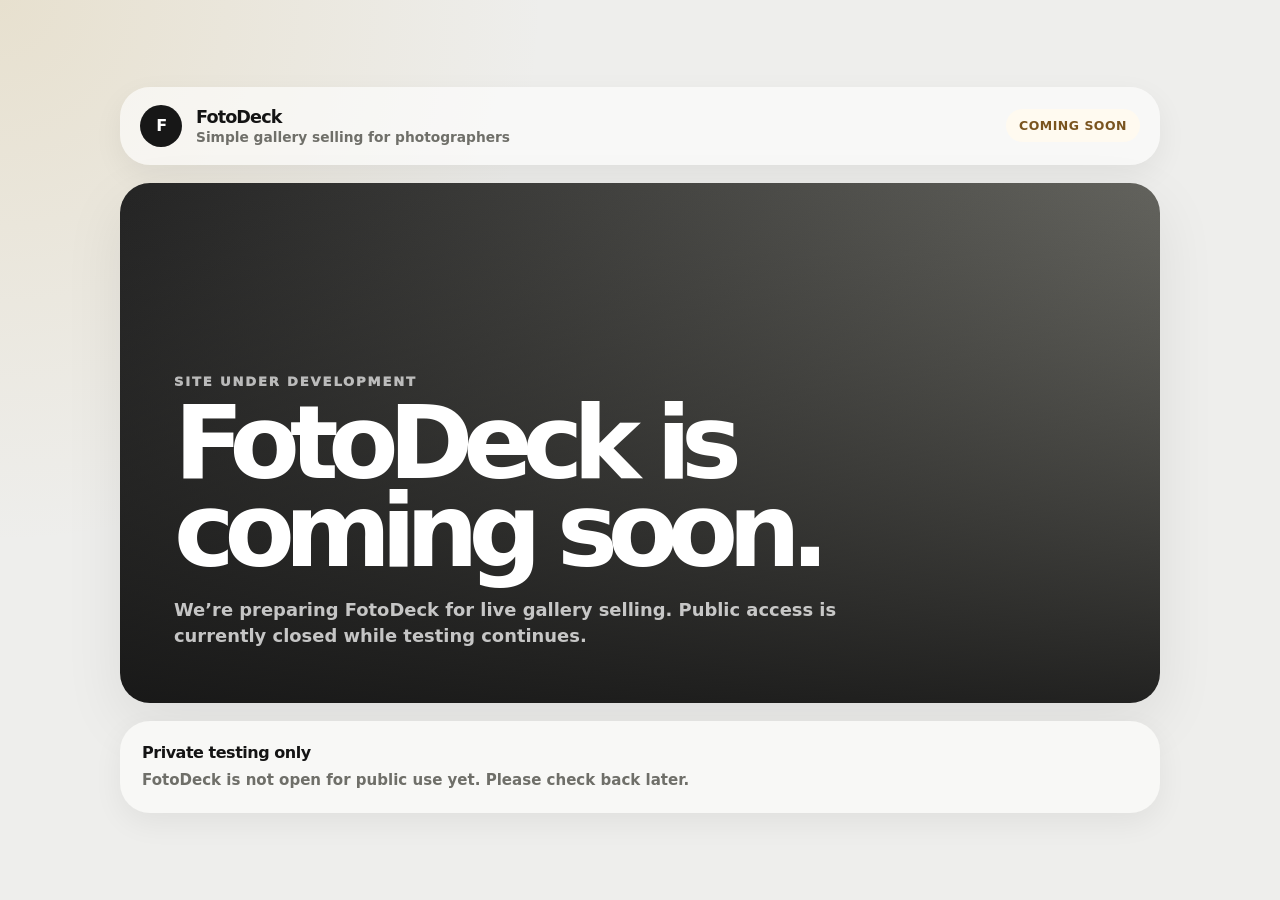
<file: index.html>
﻿<!doctype html>
<html lang="en">
<head>
  <meta charset="utf-8">
  <meta name="viewport" content="width=device-width, initial-scale=1">
  <title>FotoDeck — Coming Soon</title>

  <style>
    :root {
      --page: #eeeeec;
      --panel: #f8f8f6;
      --white: #ffffff;
      --ink: #141414;
      --muted: #6f6f69;
      --dark: #171717;
      --gold: #c8a24a;
      --radius-lg: 30px;
      --radius-md: 22px;
      --shadow: 0 20px 60px rgba(20, 20, 20, 0.08);
      --shadow-soft: 0 10px 30px rgba(20, 20, 20, 0.06);
    }

    * {
      box-sizing: border-box;
    }

    body {
      margin: 0;
      min-height: 100vh;
      background:
        radial-gradient(circle at top left, rgba(200, 162, 74, 0.18), transparent 34rem),
        var(--page);
      color: var(--ink);
      font-family: Inter, ui-sans-serif, system-ui, -apple-system, BlinkMacSystemFont, "Segoe UI", sans-serif;
    }

    .page {
      min-height: 100vh;
      padding: 22px;
      display: grid;
      place-items: center;
    }

    .shell {
      width: min(1040px, 100%);
      display: grid;
      gap: 18px;
    }

    .topbar {
      display: flex;
      justify-content: space-between;
      align-items: center;
      gap: 18px;
      padding: 18px 20px;
      border-radius: var(--radius-lg);
      background: rgba(255, 255, 255, 0.62);
      box-shadow: var(--shadow-soft);
    }

    .brand {
      display: flex;
      align-items: center;
      gap: 14px;
    }

    .brand-mark {
      width: 42px;
      height: 42px;
      display: grid;
      place-items: center;
      border-radius: 50%;
      background: var(--dark);
      color: #ffffff;
      font-weight: 900;
      letter-spacing: -0.08em;
    }

    .brand strong {
      display: block;
      font-size: 1.1rem;
      letter-spacing: -0.05em;
    }

    .brand span {
      display: block;
      margin-top: 2px;
      color: var(--muted);
      font-size: 0.86rem;
      font-weight: 750;
    }

    .status-pill {
      border-radius: 999px;
      padding: 9px 13px;
      background: #fffaf0;
      color: #7a541f;
      font-size: 0.78rem;
      font-weight: 900;
      letter-spacing: 0.04em;
      text-transform: uppercase;
    }

    .hero {
      min-height: 520px;
      display: grid;
      align-content: end;
      border-radius: var(--radius-lg);
      padding: clamp(26px, 5vw, 54px);
      color: #ffffff;
      box-shadow: var(--shadow);
      background:
        linear-gradient(180deg, rgba(17, 17, 17, 0.08), rgba(17, 17, 17, 0.86)),
        linear-gradient(135deg, #262626, #8b8b82);
      overflow: hidden;
    }

    .eyebrow {
      margin: 0 0 10px;
      color: rgba(255, 255, 255, 0.68);
      font-size: 0.82rem;
      font-weight: 950;
      text-transform: uppercase;
      letter-spacing: 0.14em;
    }

    h1 {
      margin: 0;
      max-width: 860px;
      font-size: clamp(3rem, 8vw, 7rem);
      line-height: 0.86;
      letter-spacing: -0.1em;
    }

    .copy {
      max-width: 680px;
      margin: 22px 0 0;
      color: rgba(255, 255, 255, 0.74);
      font-size: clamp(1rem, 1.4vw, 1.18rem);
      line-height: 1.45;
      font-weight: 750;
    }

    .message {
      border-radius: var(--radius-lg);
      background: var(--panel);
      box-shadow: var(--shadow-soft);
      padding: 22px;
      display: grid;
      gap: 8px;
    }

    .message strong {
      font-size: 1rem;
      letter-spacing: -0.03em;
    }

    .message p {
      margin: 0;
      color: var(--muted);
      font-size: 0.94rem;
      line-height: 1.45;
      font-weight: 750;
    }

    @media (max-width: 640px) {
      .page {
        padding: 12px;
      }

      .topbar {
        align-items: flex-start;
        flex-direction: column;
      }

      .hero {
        min-height: 460px;
      }
    }
  </style>
</head>

<body>
  <main class="page">
    <section class="shell">
      <header class="topbar">
        <div class="brand">
          <div class="brand-mark">F</div>
          <div>
            <strong>FotoDeck</strong>
            <span>Simple gallery selling for photographers</span>
          </div>
        </div>

        <div class="status-pill">Coming soon</div>
      </header>

      <section class="hero">
        <p class="eyebrow">Site under development</p>
        <h1>FotoDeck is coming soon.</h1>
        <p class="copy">
          We’re preparing FotoDeck for live gallery selling. Public access is currently closed while testing continues.
        </p>
      </section>

      <section class="message">
        <strong>Private testing only</strong>
        <p>
          FotoDeck is not open for public use yet. Please check back later.
        </p>
      </section>
    </section>
  </main>
</body>
</html>
</file>
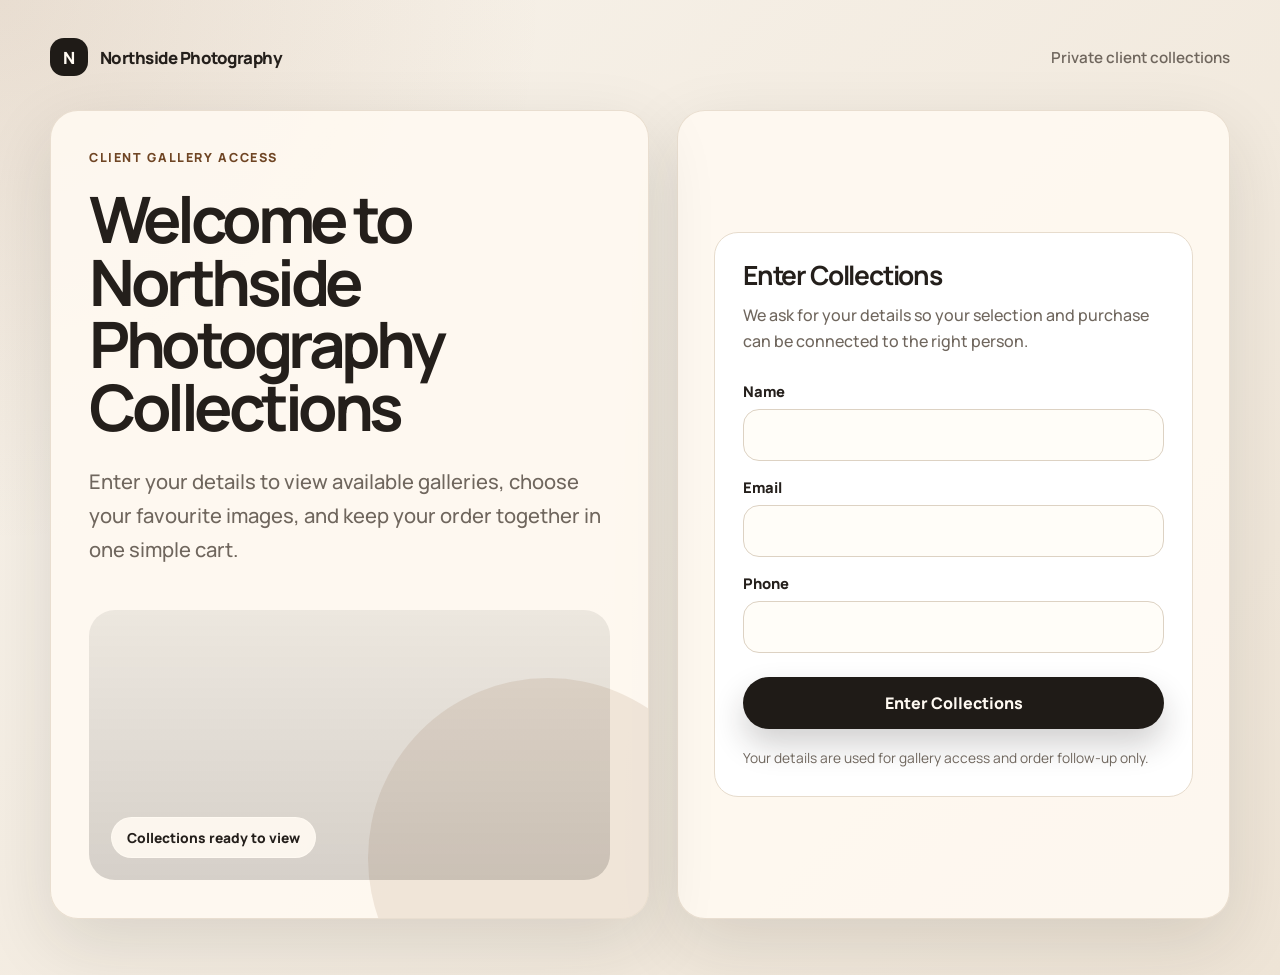
<file: buyer.html>
<!doctype html>
<html lang="en">
<head>
  <meta charset="utf-8" />
  <meta name="viewport" content="width=device-width, initial-scale=1" />
  <title>Northside Photography Collections</title>

  <link rel="preconnect" href="https://fonts.googleapis.com">
  <link rel="preconnect" href="https://fonts.gstatic.com" crossorigin>
  <link href="https://fonts.googleapis.com/css2?family=Manrope:wght@400;500;600;700;800&display=swap" rel="stylesheet">

  <style>
    :root {
      --bg: #f5f1ea;
      --panel: #fffaf2;
      --panel-strong: #ffffff;
      --text: #241f1b;
      --muted: #6f665d;
      --soft: #ddd2c3;
      --line: #e7dccd;
      --dark: #1f1b17;
      --accent: #8a5a32;
      --accent-dark: #6f4524;
      --good: #2f6f4e;
      --shadow: 0 24px 70px rgba(36, 31, 27, 0.12);
      --radius: 28px;
      --radius-small: 18px;
    }

    * {
      box-sizing: border-box;
    }

    body {
      margin: 0;
      font-family: "Manrope", system-ui, -apple-system, BlinkMacSystemFont, "Segoe UI", sans-serif;
      background:
        radial-gradient(circle at top left, rgba(138, 90, 50, 0.14), transparent 34rem),
        linear-gradient(135deg, #f8f3eb 0%, #eee4d6 100%);
      color: var(--text);
      min-height: 100vh;
    }

    button,
    input {
      font: inherit;
    }

    button {
      cursor: pointer;
    }

    .page {
      width: min(1180px, calc(100% - 32px));
      margin: 0 auto;
      padding: 38px 0 56px;
    }

    .topbar {
      display: flex;
      justify-content: space-between;
      align-items: center;
      gap: 20px;
      margin-bottom: 34px;
    }

    .brand {
      display: flex;
      align-items: center;
      gap: 12px;
      font-weight: 800;
      letter-spacing: -0.03em;
      font-size: 1.05rem;
    }

    .brand-mark {
      width: 38px;
      height: 38px;
      border-radius: 14px;
      background: var(--dark);
      color: #fffaf2;
      display: grid;
      place-items: center;
      font-weight: 800;
    }

    .top-note {
      color: var(--muted);
      font-size: 0.95rem;
      font-weight: 600;
    }

    .gate-wrap {
      display: grid;
      grid-template-columns: 1.04fr 0.96fr;
      gap: 28px;
      align-items: stretch;
      min-height: 680px;
    }

    .hero-panel,
    .gate-panel,
    .collections-panel,
    .cart-panel {
      background: rgba(255, 250, 242, 0.88);
      border: 1px solid rgba(231, 220, 205, 0.9);
      border-radius: var(--radius);
      box-shadow: var(--shadow);
    }

    .hero-panel {
      padding: 38px;
      display: flex;
      flex-direction: column;
      justify-content: space-between;
      overflow: hidden;
      position: relative;
    }

    .hero-panel::after {
      content: "";
      position: absolute;
      inset: auto -80px -120px auto;
      width: 360px;
      height: 360px;
      border-radius: 999px;
      background: rgba(138, 90, 50, 0.12);
      pointer-events: none;
    }

    .eyebrow {
      color: var(--accent-dark);
      font-weight: 800;
      text-transform: uppercase;
      letter-spacing: 0.13em;
      font-size: 0.78rem;
      margin-bottom: 22px;
    }

    h1 {
      margin: 0;
      font-size: clamp(2.35rem, 5vw, 5.2rem);
      line-height: 0.98;
      letter-spacing: -0.07em;
      max-width: 780px;
    }

    .hero-copy {
      margin: 26px 0 0;
      color: var(--muted);
      font-size: clamp(1.03rem, 1.7vw, 1.26rem);
      line-height: 1.7;
      max-width: 620px;
      font-weight: 500;
    }

    .hero-image {
      margin-top: 42px;
      border-radius: 26px;
      overflow: hidden;
      background:
        linear-gradient(rgba(31, 27, 23, 0.08), rgba(31, 27, 23, 0.18)),
        url("https://images.unsplash.com/photo-1512790182412-b19e6d62bc39?auto=format&fit=crop&w=1400&q=80");
      background-size: cover;
      background-position: center;
      min-height: 270px;
      position: relative;
      z-index: 1;
    }

    .hero-image-label {
      position: absolute;
      left: 22px;
      bottom: 22px;
      background: rgba(255, 250, 242, 0.9);
      border: 1px solid rgba(255, 250, 242, 0.9);
      border-radius: 999px;
      padding: 10px 15px;
      font-size: 0.86rem;
      font-weight: 800;
      color: var(--text);
      backdrop-filter: blur(8px);
    }

    .gate-panel {
      padding: 36px;
      display: flex;
      flex-direction: column;
      justify-content: center;
    }

    .gate-card {
      background: var(--panel-strong);
      border: 1px solid var(--line);
      border-radius: 24px;
      padding: 28px;
    }

    .gate-card h2,
    .collections-title h2,
    .cart-panel h2 {
      margin: 0;
      font-size: 1.65rem;
      letter-spacing: -0.045em;
      line-height: 1.12;
    }

    .gate-card p,
    .collections-title p,
    .cart-panel p {
      color: var(--muted);
      line-height: 1.65;
      margin: 12px 0 0;
      font-weight: 500;
    }

    .form {
      display: grid;
      gap: 16px;
      margin-top: 26px;
    }

    label {
      display: grid;
      gap: 8px;
      color: var(--text);
      font-weight: 800;
      font-size: 0.92rem;
    }

    input {
      width: 100%;
      border: 1px solid var(--soft);
      border-radius: 16px;
      padding: 15px 16px;
      background: #fffdf8;
      color: var(--text);
      outline: none;
      font-weight: 600;
    }

    input:focus {
      border-color: rgba(138, 90, 50, 0.72);
      box-shadow: 0 0 0 4px rgba(138, 90, 50, 0.12);
    }

    .primary-btn,
    .secondary-btn,
    .cart-btn {
      border: 0;
      border-radius: 999px;
      padding: 15px 18px;
      font-weight: 800;
      transition: transform 0.18s ease, box-shadow 0.18s ease, background 0.18s ease;
    }

    .primary-btn {
      background: var(--dark);
      color: #fffaf2;
      margin-top: 8px;
      box-shadow: 0 16px 32px rgba(31, 27, 23, 0.2);
    }

    .primary-btn:hover,
    .cart-btn:hover {
      transform: translateY(-1px);
      box-shadow: 0 18px 36px rgba(31, 27, 23, 0.22);
    }

    .secondary-btn {
      background: #f1e7d8;
      color: var(--text);
      border: 1px solid var(--line);
    }

    .secondary-btn:hover {
      background: #eadcc9;
    }

    .fine-print {
      font-size: 0.86rem;
      color: var(--muted);
      margin-top: 18px;
      line-height: 1.55;
    }

    .collections-view {
      display: none;
    }

    .collections-view.is-open {
      display: block;
    }

    .collections-shell {
      display: grid;
      grid-template-columns: 1fr 340px;
      gap: 24px;
      align-items: start;
    }

    .collections-panel {
      padding: 30px;
    }

    .collections-header {
      display: flex;
      justify-content: space-between;
      gap: 20px;
      align-items: flex-start;
      margin-bottom: 24px;
    }

    .buyer-pill {
      display: inline-flex;
      align-items: center;
      gap: 8px;
      background: #efe3d2;
      color: var(--accent-dark);
      border: 1px solid var(--line);
      border-radius: 999px;
      padding: 9px 13px;
      font-size: 0.86rem;
      font-weight: 800;
      white-space: nowrap;
    }

    .gallery-tabs {
      display: flex;
      flex-wrap: wrap;
      gap: 10px;
      margin-bottom: 24px;
    }

    .gallery-tab {
      border: 1px solid var(--line);
      background: #fffdf8;
      color: var(--text);
      border-radius: 999px;
      padding: 10px 14px;
      font-weight: 800;
    }

    .gallery-tab.is-active {
      background: var(--dark);
      color: #fffaf2;
      border-color: var(--dark);
    }

    .image-grid {
      display: grid;
      grid-template-columns: repeat(3, minmax(0, 1fr));
      gap: 16px;
    }

    .image-card {
      background: #fffdf8;
      border: 1px solid var(--line);
      border-radius: 20px;
      overflow: hidden;
    }

    .image-frame {
      aspect-ratio: 4 / 3;
      background: #e8ddce;
      overflow: hidden;
      position: relative;
    }

    .image-frame img {
      width: 100%;
      height: 100%;
      object-fit: cover;
      display: block;
      transition: transform 0.2s ease;
    }

    .image-card:hover img {
      transform: scale(1.03);
    }

    .image-body {
      padding: 14px;
    }

    .image-name {
      font-weight: 800;
      letter-spacing: -0.02em;
      margin-bottom: 5px;
    }

    .image-meta {
      color: var(--muted);
      font-size: 0.9rem;
      font-weight: 600;
      margin-bottom: 12px;
    }

    .cart-btn {
      width: 100%;
      background: var(--accent);
      color: #fffaf2;
      padding: 12px 14px;
    }

    .cart-btn.is-added {
      background: var(--good);
    }

    .cart-panel {
      padding: 24px;
      position: sticky;
      top: 24px;
    }

    .cart-list {
      display: grid;
      gap: 12px;
      margin: 22px 0;
    }

    .cart-empty {
      color: var(--muted);
      background: #fffdf8;
      border: 1px dashed var(--soft);
      border-radius: 16px;
      padding: 16px;
      line-height: 1.5;
      font-weight: 600;
    }

    .cart-item {
      display: grid;
      grid-template-columns: 54px 1fr auto;
      gap: 12px;
      align-items: center;
      background: #fffdf8;
      border: 1px solid var(--line);
      border-radius: 16px;
      padding: 10px;
    }

    .cart-thumb {
      width: 54px;
      height: 46px;
      border-radius: 12px;
      object-fit: cover;
      background: #e8ddce;
    }

    .cart-name {
      font-weight: 800;
      font-size: 0.92rem;
      line-height: 1.25;
    }

    .cart-price {
      color: var(--muted);
      font-weight: 700;
      font-size: 0.88rem;
      margin-top: 3px;
    }

    .remove-btn {
      border: 0;
      background: #f1e7d8;
      color: var(--text);
      border-radius: 999px;
      width: 32px;
      height: 32px;
      font-weight: 900;
    }

    .cart-total {
      display: flex;
      justify-content: space-between;
      border-top: 1px solid var(--line);
      padding-top: 18px;
      margin-top: 12px;
      font-weight: 900;
      font-size: 1.05rem;
    }

    .checkout-btn {
      width: 100%;
      margin-top: 18px;
      background: var(--dark);
      color: #fffaf2;
      border: 0;
      border-radius: 999px;
      padding: 15px 18px;
      font-weight: 900;
    }

    .checkout-btn:disabled {
      cursor: not-allowed;
      opacity: 0.45;
    }

    .status {
      margin-top: 14px;
      color: var(--muted);
      font-size: 0.9rem;
      line-height: 1.5;
      font-weight: 600;
    }

    .hidden {
      display: none;
    }

    @media (max-width: 980px) {
      .gate-wrap,
      .collections-shell {
        grid-template-columns: 1fr;
      }

      .cart-panel {
        position: static;
      }

      .image-grid {
        grid-template-columns: repeat(2, minmax(0, 1fr));
      }
    }

    @media (max-width: 640px) {
      .page {
        width: min(100% - 22px, 1180px);
        padding-top: 22px;
      }

      .topbar {
        align-items: flex-start;
        flex-direction: column;
        gap: 10px;
      }

      .hero-panel,
      .gate-panel,
      .collections-panel,
      .cart-panel {
        border-radius: 22px;
      }

      .hero-panel,
      .gate-panel,
      .collections-panel {
        padding: 22px;
      }

      .gate-card {
        padding: 20px;
      }

      .hero-image {
        min-height: 210px;
      }

      .collections-header {
        flex-direction: column;
      }

      .image-grid {
        grid-template-columns: 1fr;
      }
    }
  </style>
</head>

<body>
  <main class="page">
    <div class="topbar">
      <div class="brand" aria-label="Northside Photography">
        <div class="brand-mark">N</div>
        <div>Northside Photography</div>
      </div>
      <div class="top-note">Private client collections</div>
    </div>

    <section id="gateView" class="gate-wrap">
      <div class="hero-panel">
        <div>
          <div class="eyebrow">Client gallery access</div>
          <h1>Welcome to Northside Photography Collections</h1>
          <p class="hero-copy">
            Enter your details to view available galleries, choose your favourite images,
            and keep your order together in one simple cart.
          </p>
        </div>

        <div class="hero-image" aria-label="Photography collection preview">
          <div class="hero-image-label">Collections ready to view</div>
        </div>
      </div>

      <div class="gate-panel">
        <div class="gate-card">
          <h2>Enter Collections</h2>
          <p>
            We ask for your details so your selection and purchase can be connected
            to the right person.
          </p>

          <form id="entryForm" class="form">
            <label>
              Name
              <input id="buyerName" name="name" autocomplete="name" required />
            </label>

            <label>
              Email
              <input id="buyerEmail" name="email" type="email" autocomplete="email" required />
            </label>

            <label>
              Phone
              <input id="buyerPhone" name="phone" autocomplete="tel" required />
            </label>

            <button class="primary-btn" type="submit">Enter Collections</button>
          </form>

          <div class="fine-print">
            Your details are used for gallery access and order follow-up only.
          </div>
        </div>
      </div>
    </section>

    <section id="collectionsView" class="collections-view">
      <div class="collections-shell">
        <div class="collections-panel">
          <div class="collections-header">
            <div class="collections-title">
              <h2>Available Collections</h2>
              <p>Select a gallery, add images to your cart, then continue to checkout.</p>
            </div>
            <div id="buyerPill" class="buyer-pill">Guest</div>
          </div>

          <div id="galleryTabs" class="gallery-tabs"></div>
          <div id="imageGrid" class="image-grid"></div>
        </div>

        <aside class="cart-panel">
          <h2>Your Cart</h2>
          <p>Your selected images will stay here while you browse.</p>

          <div id="cartList" class="cart-list"></div>

          <div class="cart-total">
            <span>Total</span>
            <span id="cartTotal">$0.00</span>
          </div>

          <button id="checkoutBtn" class="checkout-btn" type="button" disabled>
            Continue to Checkout
          </button>

          <div id="cartStatus" class="status">
            Add one or more images to continue.
          </div>
        </aside>
      </div>
    </section>
  </main>

  <script>
    const sampleGalleries = [
      {
        id: "spring-show-2026",
        name: "Spring Show 2026",
        images: [
          {
            id: "spring-001",
            name: "Spring Show 001",
            price: 12,
            url: "https://images.unsplash.com/photo-1516426122078-c23e76319801?auto=format&fit=crop&w=900&q=80"
          },
          {
            id: "spring-002",
            name: "Spring Show 002",
            price: 12,
            url: "https://images.unsplash.com/photo-1517841905240-472988babdf9?auto=format&fit=crop&w=900&q=80"
          },
          {
            id: "spring-003",
            name: "Spring Show 003",
            price: 12,
            url: "https://images.unsplash.com/photo-1500530855697-b586d89ba3ee?auto=format&fit=crop&w=900&q=80"
          },
          {
            id: "spring-004",
            name: "Spring Show 004",
            price: 12,
            url: "https://images.unsplash.com/photo-1485217988980-11786ced9454?auto=format&fit=crop&w=900&q=80"
          },
          {
            id: "spring-005",
            name: "Spring Show 005",
            price: 12,
            url: "https://images.unsplash.com/photo-1472214103451-9374bd1c798e?auto=format&fit=crop&w=900&q=80"
          },
          {
            id: "spring-006",
            name: "Spring Show 006",
            price: 12,
            url: "https://images.unsplash.com/photo-1500534314209-a25ddb2bd429?auto=format&fit=crop&w=900&q=80"
          }
        ]
      },
      {
        id: "saturday-morning-session",
        name: "Saturday Morning Session",
        images: [
          {
            id: "sat-001",
            name: "Saturday 001",
            price: 10,
            url: "https://images.unsplash.com/photo-1517457373958-b7bdd4587205?auto=format&fit=crop&w=900&q=80"
          },
          {
            id: "sat-002",
            name: "Saturday 002",
            price: 10,
            url: "https://images.unsplash.com/photo-1492684223066-81342ee5ff30?auto=format&fit=crop&w=900&q=80"
          },
          {
            id: "sat-003",
            name: "Saturday 003",
            price: 10,
            url: "https://images.unsplash.com/photo-1529156069898-49953e39b3ac?auto=format&fit=crop&w=900&q=80"
          }
        ]
      }
    ];

    const state = {
      buyer: null,
      activeGalleryId: sampleGalleries[0].id,
      cart: []
    };

    const gateView = document.getElementById("gateView");
    const collectionsView = document.getElementById("collectionsView");
    const entryForm = document.getElementById("entryForm");
    const buyerName = document.getElementById("buyerName");
    const buyerEmail = document.getElementById("buyerEmail");
    const buyerPhone = document.getElementById("buyerPhone");
    const buyerPill = document.getElementById("buyerPill");
    const galleryTabs = document.getElementById("galleryTabs");
    const imageGrid = document.getElementById("imageGrid");
    const cartList = document.getElementById("cartList");
    const cartTotal = document.getElementById("cartTotal");
    const checkoutBtn = document.getElementById("checkoutBtn");
    const cartStatus = document.getElementById("cartStatus");

    function formatMoney(value) {
      return new Intl.NumberFormat("en-NZ", {
        style: "currency",
        currency: "NZD"
      }).format(value);
    }

    function getActiveGallery() {
      return sampleGalleries.find((gallery) => gallery.id === state.activeGalleryId) || sampleGalleries[0];
    }

    function findImage(imageId) {
      for (const gallery of sampleGalleries) {
        const image = gallery.images.find((item) => item.id === imageId);
        if (image) {
          return image;
        }
      }

      return null;
    }

    function isInCart(imageId) {
      return state.cart.some((item) => item.id === imageId);
    }

    function renderGalleryTabs() {
      galleryTabs.innerHTML = "";

      sampleGalleries.forEach((gallery) => {
        const button = document.createElement("button");
        button.type = "button";
        button.className = "gallery-tab";
        button.textContent = gallery.name;

        if (gallery.id === state.activeGalleryId) {
          button.classList.add("is-active");
        }

        button.addEventListener("click", () => {
          state.activeGalleryId = gallery.id;
          renderAll();
        });

        galleryTabs.appendChild(button);
      });
    }

    function renderImages() {
      const gallery = getActiveGallery();
      imageGrid.innerHTML = "";

      gallery.images.forEach((image) => {
        const card = document.createElement("article");
        card.className = "image-card";

        const frame = document.createElement("div");
        frame.className = "image-frame";

        const img = document.createElement("img");
        img.src = image.url;
        img.alt = image.name;
        img.loading = "lazy";

        const body = document.createElement("div");
        body.className = "image-body";

        const name = document.createElement("div");
        name.className = "image-name";
        name.textContent = image.name;

        const meta = document.createElement("div");
        meta.className = "image-meta";
        meta.textContent = formatMoney(image.price);

        const button = document.createElement("button");
        button.type = "button";
        button.className = "cart-btn";
        button.textContent = isInCart(image.id) ? "Added to Cart" : "Add to Cart";

        if (isInCart(image.id)) {
          button.classList.add("is-added");
        }

        button.addEventListener("click", () => {
          if (isInCart(image.id)) {
            state.cart = state.cart.filter((item) => item.id !== image.id);
          } else {
            state.cart.push({
              id: image.id,
              galleryId: gallery.id
            });
          }

          renderAll();
        });

        frame.appendChild(img);
        body.appendChild(name);
        body.appendChild(meta);
        body.appendChild(button);
        card.appendChild(frame);
        card.appendChild(body);
        imageGrid.appendChild(card);
      });
    }

    function renderCart() {
      cartList.innerHTML = "";

      if (state.cart.length === 0) {
        const empty = document.createElement("div");
        empty.className = "cart-empty";
        empty.textContent = "No images selected yet.";
        cartList.appendChild(empty);
      } else {
        state.cart.forEach((item) => {
          const image = findImage(item.id);
          if (!image) {
            return;
          }

          const row = document.createElement("div");
          row.className = "cart-item";

          const thumb = document.createElement("img");
          thumb.className = "cart-thumb";
          thumb.src = image.url;
          thumb.alt = image.name;

          const details = document.createElement("div");

          const name = document.createElement("div");
          name.className = "cart-name";
          name.textContent = image.name;

          const price = document.createElement("div");
          price.className = "cart-price";
          price.textContent = formatMoney(image.price);

          const remove = document.createElement("button");
          remove.type = "button";
          remove.className = "remove-btn";
          remove.textContent = "×";
          remove.setAttribute("aria-label", `Remove ${image.name}`);

          remove.addEventListener("click", () => {
            state.cart = state.cart.filter((cartItem) => cartItem.id !== item.id);
            renderAll();
          });

          details.appendChild(name);
          details.appendChild(price);
          row.appendChild(thumb);
          row.appendChild(details);
          row.appendChild(remove);
          cartList.appendChild(row);
        });
      }

      const total = state.cart.reduce((sum, item) => {
        const image = findImage(item.id);
        return sum + (image ? image.price : 0);
      }, 0);

      cartTotal.textContent = formatMoney(total);
      checkoutBtn.disabled = state.cart.length === 0;

      cartStatus.textContent = state.cart.length === 0
        ? "Add one or more images to continue."
        : `${state.cart.length} image${state.cart.length === 1 ? "" : "s"} ready for checkout.`;
    }

    function renderBuyer() {
      buyerPill.textContent = state.buyer ? state.buyer.name : "Guest";
    }

    function renderAll() {
      renderBuyer();
      renderGalleryTabs();
      renderImages();
      renderCart();
    }

    entryForm.addEventListener("submit", (event) => {
      event.preventDefault();

      state.buyer = {
        name: buyerName.value.trim(),
        email: buyerEmail.value.trim(),
        phone: buyerPhone.value.trim()
      };

      if (!state.buyer.name || !state.buyer.email || !state.buyer.phone) {
        return;
      }

      gateView.classList.add("hidden");
      collectionsView.classList.add("is-open");
      renderAll();
      window.scrollTo({ top: 0, behavior: "smooth" });
    });

    checkoutBtn.addEventListener("click", () => {
      if (state.cart.length === 0) {
        return;
      }

      cartStatus.textContent = "Checkout wiring comes next. Cart selection is working.";
    });

    renderAll();
  </script>
</body>
</html>
</file>
